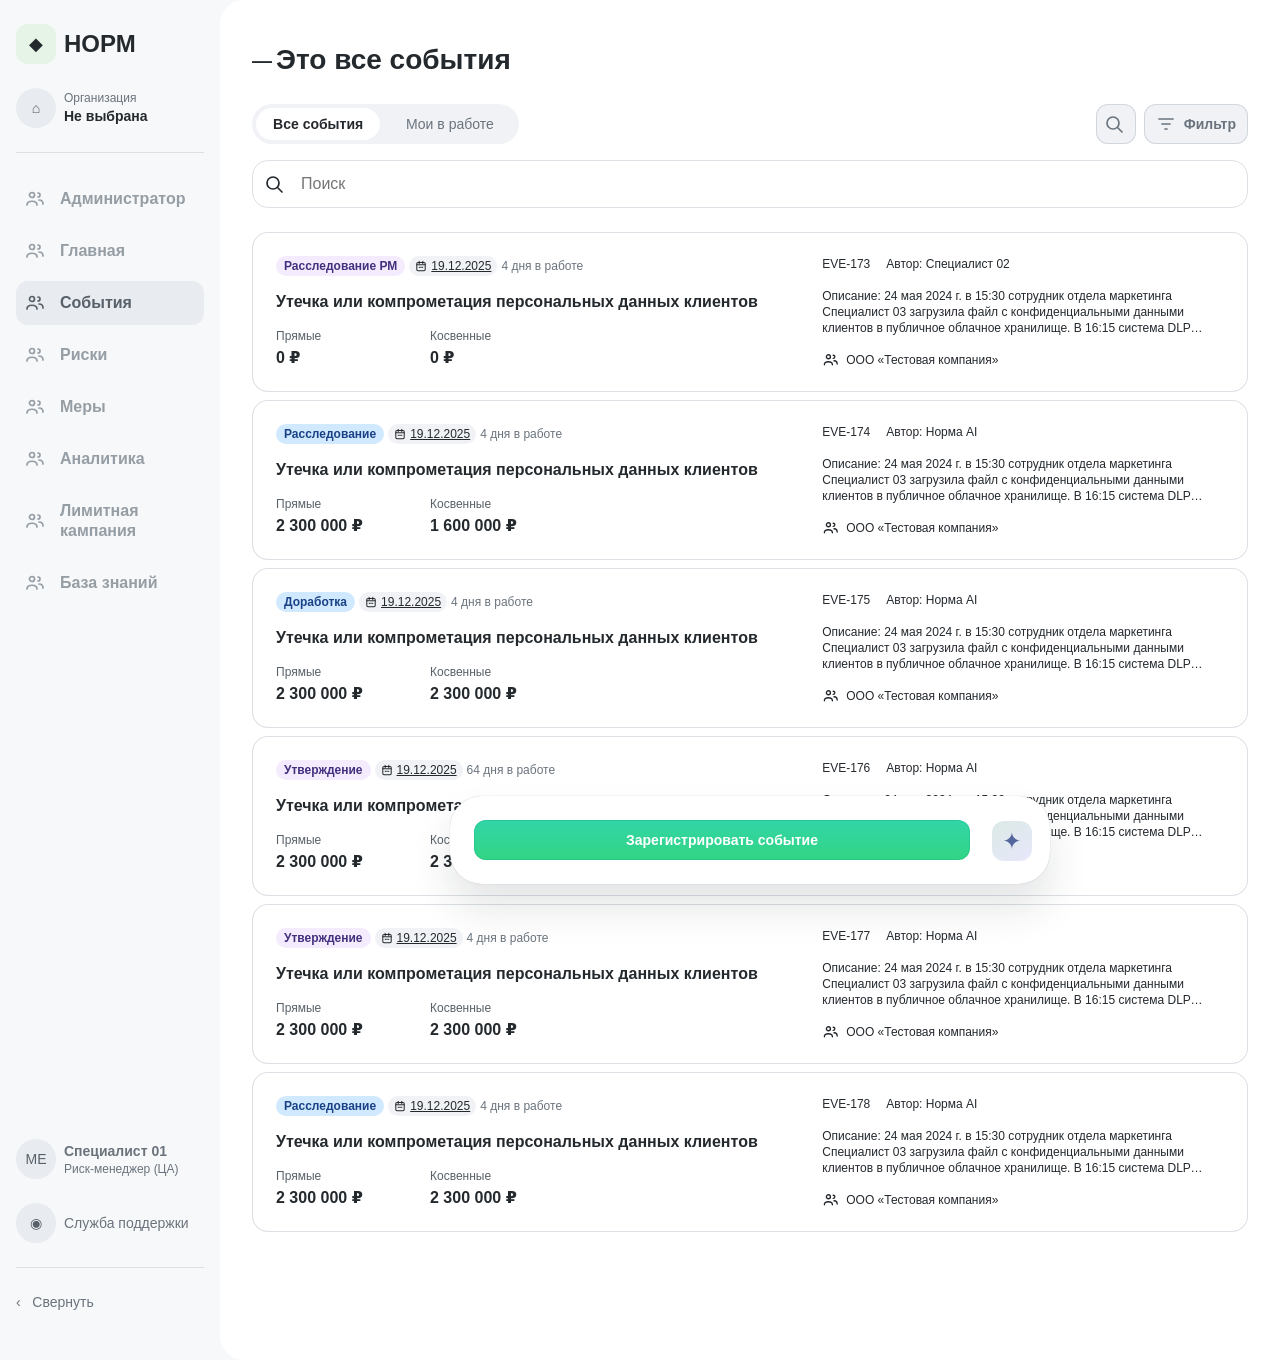
<file: agent/.gigacode/skills/03-build-visual-html-prototype/assets/norm-html-starter/index.html>
<!doctype html><html lang="ru"><head><meta charset="utf-8"><meta name="viewport" content="width=device-width,initial-scale=1"><title>НОРМ — реестр событий</title><link rel="stylesheet" href="styles.css"><link rel="stylesheet" href="norm-components.css">  <!-- Brand image assets excluded in portable distribution. Core starter UI remains functional. -->
</head><body data-scenario="event">
<div class="prototype-tools" aria-label="Сценарии прототипа"><span>Проверка состояний</span><button class="tool" data-demo="default">Default</button><button class="tool" data-demo="loading">Loading</button><button class="tool" data-demo="empty">Empty</button><button class="tool" data-demo="error">Error</button></div>
<div class="app-shell"><aside class="app-nav"><div class="brand">НОРМ</div><div class="org"><span class="nav-symbol">⌂</span><div><small>Организация</small><strong>Не выбрана</strong></div></div><nav aria-label="Основная навигация"><a href="#" data-nav-passive>♧ <span>Администратор</span></a><a href="#" data-nav-passive>♧ <span>Главная</span></a><a href="#" class="active" aria-current="page">♧ <span data-nav-active>События</span></a><a href="#" data-nav-passive>♧ <span>Риски</span></a><a href="#" data-nav-passive>♧ <span>Меры</span></a><a href="#" data-nav-passive>♧ <span>Аналитика</span></a><a href="#" data-nav-passive>♧ <span>Лимитная кампания</span></a><a href="#" data-nav-passive>♧ <span>База знаний</span></a></nav><div class="nav-bottom"><p><span class="nav-symbol">МЕ</span><span><strong>Специалист 01</strong><small>Риск-менеджер (ЦА)</small></span></p><p class="support"><span class="nav-symbol">◉</span>Служба поддержки</p><p>‹ &nbsp; Свернуть</p></div></aside>
<main class="app-surface"><div class="page"><header class="page-header"><h1>Это все события</h1></header>
<section class="registry-controls" aria-label="Управление реестром"><div class="filter-left"><div class="segmented-control" role="group" aria-label="Область списка"><button class="segment-option active" data-scope="all" aria-pressed="true">Все события</button><button class="segment-option" data-scope="mine" aria-pressed="false">Мои в работе</button></div><div class="quick-filters" aria-label="Быстрые фильтры"></div></div><div class="control-actions"><button class="control-button icon-only" data-icon-search aria-controls="registry-search" aria-label="Поиск" aria-expanded="true"></button><button class="control-button" data-icon-filter></button></div></section>
<div class="search-row" id="registry-search"><span></span><input type="search" aria-label="Поиск по названию или ID" placeholder="Поиск"></div>
<section class="overview" aria-label="Обзор всех запусков" hidden><span class="overview-label">Все запуски</span><strong>Всего <span data-overview-total></span></strong><span>Завершено <b data-overview-done></b></span><div class="bar" aria-hidden="true"><span></span></div><button data-overview-filter>С ошибкой <b data-overview-error></b> →</button></section><p class="result-context" role="status"></p>
<section class="registry" data-state="default" aria-label="Список объектов"></section><section class="registry" data-state="loading" hidden aria-label="Загрузка"><div class="skeleton-row"></div><div class="skeleton-row"></div></section><section class="state-panel" data-state="empty" hidden><h2>Записи не найдены</h2><p data-empty-text></p><button class="button button-secondary" data-reset>Сбросить фильтры</button></section><section class="state-panel" data-state="error" hidden><h2>Не удалось загрузить данные</h2><p>Условия поиска сохранены. Повторите загрузку.</p><button class="button button-secondary" data-recover>Попробовать снова</button></section></div>
<div class="action-dock" aria-label="Основные действия"><button class="button button-primary" data-main-action>Зарегистрировать событие</button><button class="assistant" aria-label="Помощь Норма AI"></button></div></main></div>
<script src="norm-components.js"></script><script src="prototype.js"></script></body></html>
</file>
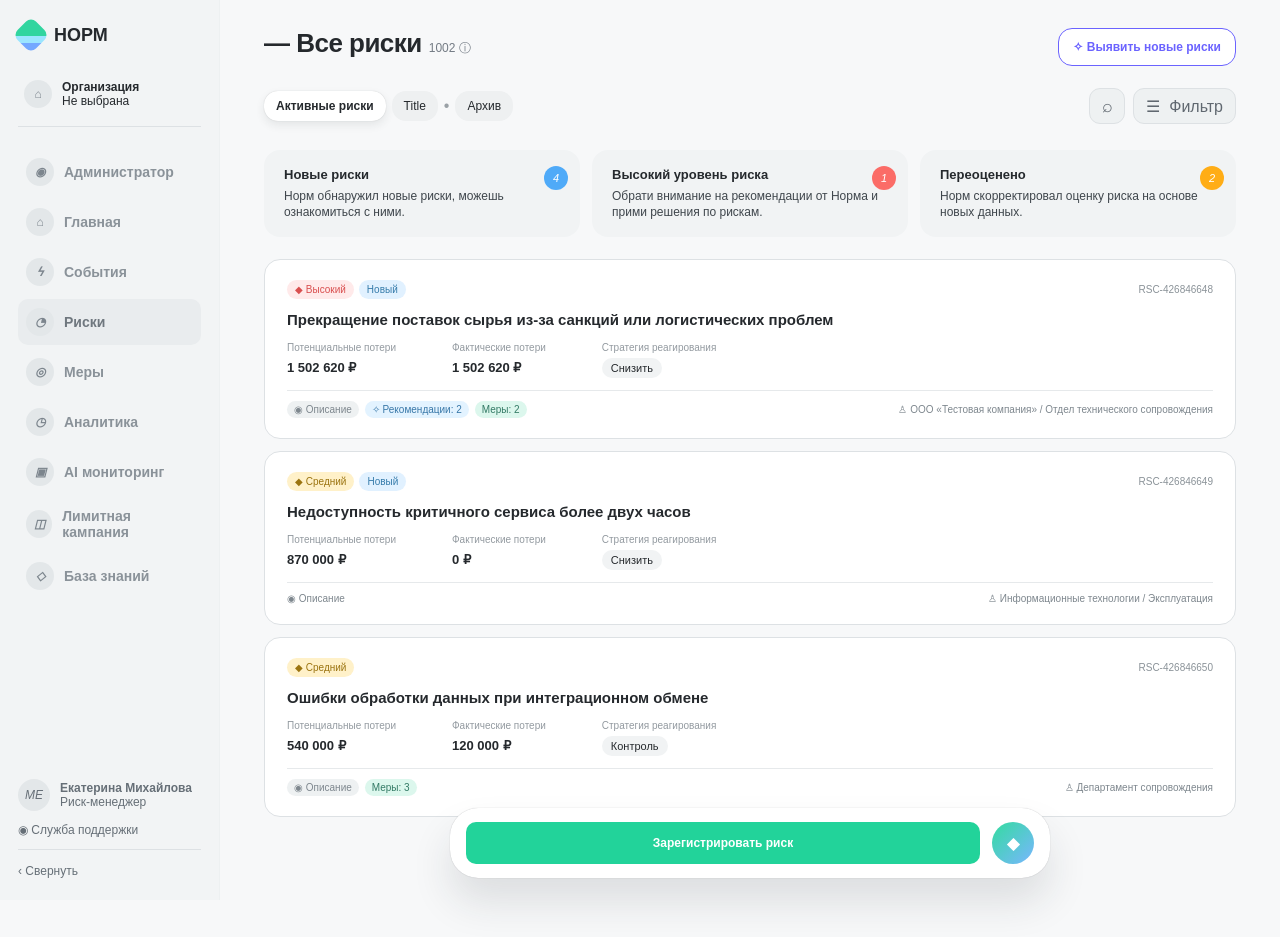
<file: context/product-system/04_ui/references/html/norm-vertical-slice/index.html>
<!doctype html>
<html lang="ru">
<head>
<!-- Historical composition only. Use ../starter and foundation contracts for current tokens, geometry and interactions. -->
<meta charset="utf-8" />
<meta name="viewport" content="width=device-width,initial-scale=1" />
<title>NORM — historical composition reference v1</title>
<style>
:root{
  --canvas:#f7f8f9;--surface:#fff;--secondary:#f3f5f6;--secondary-2:#eef1f3;
  --text:#25292d;--muted:#737b84;--border:#dde1e4;--green:#22d39a;--green-hover:#18c68e;
  --blue:#3b9cff;--blue-soft:#e8f4ff;--red:#ff6868;--red-soft:#fff0f0;--amber:#ffb627;--amber-soft:#fff6dc;
  --shadow:0 4px 10px rgba(36,41,46,.09),0 0 1px rgba(36,41,46,.24);
  --sidebar:220px;--radius-card:16px;--radius-modal:24px;
}
*{box-sizing:border-box} html,body{margin:0;height:100%;font-family:Inter,Segoe UI,Arial,sans-serif;color:var(--text);background:var(--canvas)}
button,input{font:inherit} button{cursor:pointer;color:inherit}.app{min-height:100vh;display:grid;grid-template-columns:var(--sidebar) 1fr}
.sidebar{position:sticky;top:0;height:100vh;background:#f2f4f5;border-right:1px solid #edf0f1;padding:22px 18px;display:flex;flex-direction:column;gap:22px}
.brand{display:flex;align-items:center;gap:10px;font-size:18px;font-weight:750}.mark{width:26px;height:26px;transform:rotate(45deg);border-radius:7px;background:linear-gradient(135deg,#31d59f 0 52%,#9be5ff 52% 72%,#74a8ff 72%)}
.org{display:flex;align-items:center;gap:10px;padding:10px 6px 18px;border-bottom:1px solid var(--border)}.org-icon,.nav-icon{width:28px;height:28px;border-radius:50%;background:#e3e7e9;display:grid;place-items:center;color:#7c858d;font-size:12px}.org div:last-child{font-size:12px}.org b{display:block;font-size:12px}.nav{display:flex;flex-direction:column;gap:4px}.nav a{padding:9px 8px;display:flex;gap:10px;align-items:center;color:#8a9299;text-decoration:none;font-size:14px;font-weight:600;border-radius:10px}.nav a.active{color:#6f777e;background:#e9ecee}.nav a:hover{background:#e9ecee}.sidebar-bottom{margin-top:auto;display:grid;gap:12px;font-size:12px;color:#666f77}.profile{display:flex;gap:10px;align-items:center}.avatar{width:32px;height:32px;border-radius:50%;background:#e3e7e9;display:grid;place-items:center}.collapse{padding-top:14px;border-top:1px solid var(--border)}
.main{padding:28px 44px 120px;min-width:0}.page-head{display:flex;align-items:flex-start;justify-content:space-between;gap:24px}.title-line{display:flex;align-items:baseline;gap:7px}.page-head h1{font-size:26px;margin:0;font-weight:760;letter-spacing:-.02em}.count{font-size:12px;color:var(--muted)}
.ai-btn{height:38px;border-radius:14px;padding:0 14px;border:1px solid #6b63ff;background:#fff;color:#6b63ff;font-size:12px;font-weight:700}.controls{margin-top:22px;display:flex;align-items:center;justify-content:space-between;gap:16px}.chips{display:flex;align-items:center;gap:6px;flex-wrap:wrap}.chip{border:0;background:#eef0f1;border-radius:14px;padding:8px 12px;font-size:12px}.chip.active{background:#fff;box-shadow:var(--shadow);font-weight:700}.tools{display:flex;gap:8px}.tool{height:36px;border:1px solid var(--border);background:#eef1f2;border-radius:11px;padding:0 12px;color:#606870}.tool.square{width:36px;padding:0;font-size:18px}.search-row{display:none;margin-top:14px}.search-row.open{display:block}.search{width:100%;height:44px;border:1px solid var(--border);background:#fff;border-radius:12px;padding:0 15px;outline:none}.search:focus{border-color:#8ab8f0;box-shadow:0 0 0 3px rgba(74,151,236,.12)}
.insights{display:grid;grid-template-columns:repeat(3,1fr);gap:12px;margin-top:26px}.insight{padding:17px 20px;border-radius:16px;background:#f1f3f4;min-height:82px;position:relative}.insight h3{font-size:13px;margin:0 28px 6px 0}.insight p{font-size:12px;line-height:1.35;margin:0;color:#3f464c}.bubble{position:absolute;right:12px;top:16px;width:24px;height:24px;border-radius:50%;display:grid;place-items:center;color:#fff;font-size:11px}.blue{background:#4faaf8}.red{background:#fb6c67}.orange{background:#ffad16}
.list{display:grid;gap:12px;margin-top:22px}.entity-card{width:100%;text-align:left;background:var(--surface);border:1px solid var(--border);border-radius:16px;padding:20px 22px;transition:.18s}.entity-card:hover{box-shadow:var(--shadow);transform:translateY(-1px)}.card-top,.card-bottom{display:flex;align-items:center;justify-content:space-between;gap:12px}.tags{display:flex;gap:5px;align-items:center}.tag{font-size:10px;padding:4px 8px;border-radius:999px;background:#edf0f1;color:#606870}.tag.danger{background:#ffeaea;color:#d94f4f}.tag.warning{background:#fff1c9;color:#9b7410}.tag.info{background:#e1f1ff;color:#367cab}.entity-id{font-size:10px;color:#8a9298}.entity-card h2{font-size:15px;margin:12px 0 14px}.metrics{display:flex;gap:56px}.metric small{display:block;font-size:10px;color:#939aa0;margin-bottom:5px}.metric b{font-size:13px}.strategy{font-size:11px;padding:4px 9px;background:#f1f3f4;border-radius:999px}.divider{height:1px;background:#e6e9eb;margin:14px 0 10px}.card-bottom{font-size:10px;color:#7e878e}.mini-links{display:flex;gap:6px}.mini{background:#eef1f2;border-radius:999px;padding:3px 7px}.mini.ai{background:#e3f3ff;color:#3777a8}.mini.ok{background:#dcf7ed;color:#347b66}
.floating{position:fixed;bottom:22px;left:calc(var(--sidebar) + (100vw - var(--sidebar))/2);transform:translateX(-50%);width:min(600px,calc(100vw - var(--sidebar) - 80px));background:#fff;padding:14px 16px;border-radius:28px;box-shadow:0 24px 40px rgba(36,41,46,.12),0 0 1px rgba(36,41,46,.32);display:flex;gap:12px;z-index:12}.create{flex:1;border:0;border-radius:10px;background:var(--green);color:#fff;font-size:12px;font-weight:750}.chat{width:42px;height:42px;border:0;border-radius:50%;background:linear-gradient(135deg,#33dc9f,#79b6ff);color:#fff;font-weight:800}
.scrim{position:fixed;inset:0;background:rgba(36,40,43,.56);display:none;place-items:center;padding:24px;z-index:30}.scrim.open{display:grid}.modal{width:min(1320px,100%);height:min(920px,calc(100vh - 48px));background:var(--canvas);border-radius:24px;overflow:hidden;display:flex;flex-direction:column;position:relative}.modal-top{background:#fff;padding:28px 40px 18px;flex:0 0 auto}.close{position:absolute;right:32px;top:26px;width:38px;height:38px;border:0;border-radius:50%;background:#eff1f2;font-size:19px}.object-tags{display:flex;gap:6px;margin-bottom:12px}.modal h1{font-size:24px;margin:0 60px 6px 0}.subtitle{font-size:12px;color:#7f878d}.modal-tabs{margin-top:18px;display:flex;align-items:center;justify-content:space-between}.modal-tabs .chips{gap:4px}.edit{border:1px solid var(--border);background:#fff;border-radius:10px;padding:8px 12px;color:#697178}.workspace{overflow:auto;padding:16px 24px 28px;display:grid;grid-template-columns:minmax(0,1fr) 280px;gap:24px;align-items:start}.main-col{display:grid;gap:10px}.section{background:#fff;border-radius:16px;padding:20px}.section h3{font-size:16px;margin:0 0 12px}.ai-note{background:#eaf4ff;border-left:4px solid #705bff;padding:14px 16px;border-radius:12px;font-size:12px}.limit-grid{display:grid;grid-template-columns:1fr 1fr;gap:10px}.limit{border:1px solid #e7e9eb;border-radius:12px;padding:14px;background:#fbfbfb}.limit.danger{background:#fff7f7}.limit-top{display:flex;justify-content:space-between;font-size:12px}.bar{height:3px;background:#e7e9ea;border-radius:3px;margin:12px 0 8px;overflow:hidden}.bar i{display:block;height:100%;background:#2ad49a}.limit.danger .bar i{background:#ff6767;width:94%}.risk-list{display:grid;gap:8px}.risk-item{display:flex;gap:10px;align-items:flex-start;padding:9px 0;font-size:12px}.dot{width:24px;height:24px;border-radius:8px;background:#fff0cc;display:grid;place-items:center;flex:none}.rec{background:#edf7ff;border-radius:10px;padding:10px 12px;font-size:11px;display:flex;justify-content:space-between;gap:12px}.measure-row{display:grid;grid-template-columns:34px 1fr auto;align-items:center;gap:8px;padding:9px 0;border-bottom:1px solid #f0f1f2}.shield{width:28px;height:28px;border-radius:9px;background:#e9f5ff;display:grid;place-items:center;color:#3b9cff}.measure-row b{font-size:12px;display:block}.measure-row small{font-size:10px;color:#8a9298}.rail{position:sticky;top:0;display:grid;gap:8px}.rail-block{background:#fff;border-radius:16px;padding:18px}.rail-block h3{font-size:14px;margin:0 0 14px}.meta{display:grid;grid-template-columns:84px 1fr;gap:10px;font-size:11px}.meta .label{color:#858d93}.rail-link{width:100%;border:0;background:#fff;border-radius:12px;padding:16px 18px;text-align:left;display:flex;justify-content:space-between;font-weight:650;color:#707981}.actions{background:#fff;border-radius:16px;padding:16px;display:grid;grid-template-columns:1fr 44px;gap:8px}.primary{grid-column:1/-1;border:0;background:var(--green);color:#fff;border-radius:10px;height:42px;font-weight:750}.secondary,.more{height:40px;border:1px solid var(--border);background:#fff;border-radius:10px;font-weight:650;color:#6d757c}.more{font-size:18px}.drawer-layer{position:absolute;inset:0;display:none;background:rgba(36,40,43,.25);z-index:5}.drawer-layer.open{display:block}.drawer{position:absolute;right:0;top:0;height:100%;width:min(608px,100%);background:#fff;border-radius:20px 0 0 20px;box-shadow:-12px 0 30px rgba(36,41,46,.12);display:flex;flex-direction:column}.drawer-head{padding:26px 30px;display:flex;align-items:center;justify-content:space-between;border-bottom:1px solid #f0f1f2}.drawer-head h2{margin:0;font-size:20px}.drawer-close{border:0;background:#eff1f2;width:38px;height:38px;border-radius:50%}.drawer-body{padding:24px 30px;overflow:auto;flex:1}.drawer-section{padding-bottom:26px;margin-bottom:24px;border-bottom:1px solid #eceff0}.drawer-section-head{display:flex;justify-content:space-between;align-items:center;margin-bottom:14px}.drawer-section h3{margin:0;font-size:14px}.reset{border:0;background:none;color:#667078;font-size:11px}.field-label{display:block;font-size:11px;color:#727b82;margin:12px 0 6px}.fake-field{height:42px;border:1px solid var(--border);border-radius:10px;padding:0 12px;display:flex;align-items:center;justify-content:space-between;font-size:12px}.drawer-footer{padding:16px 30px 24px;border-top:1px solid var(--border);display:grid;grid-template-columns:1fr 1fr;gap:12px}.drawer-footer button{height:44px;border-radius:10px}.drawer-footer .reset-all{border:0;background:#eef1f2}.drawer-footer .apply{border:0;background:var(--green);color:#fff;font-weight:700}
@media(max-width:1100px){.app{grid-template-columns:72px 1fr}.sidebar{padding:20px 10px}.brand span,.org div:last-child,.nav span,.sidebar-bottom span{display:none}.brand{justify-content:center}.main{padding:24px 24px 110px}.insights{grid-template-columns:1fr}.floating{left:calc(72px + (100vw - 72px)/2);width:min(560px,calc(100vw - 112px))}.workspace{grid-template-columns:1fr}.rail{position:static}}
</style>
</head>
<body>
<div class="app" id="registry">
  <aside class="sidebar">
    <div class="brand"><i class="mark"></i><span>НОРМ</span></div>
    <div class="org"><i class="org-icon">⌂</i><div><b>Организация</b>Не выбрана</div></div>
    <nav class="nav">
      <a href="#"><i class="nav-icon">◉</i><span>Администратор</span></a>
      <a href="#"><i class="nav-icon">⌂</i><span>Главная</span></a>
      <a href="#"><i class="nav-icon">ϟ</i><span>События</span></a>
      <a class="active" href="#"><i class="nav-icon">◔</i><span>Риски</span></a>
      <a href="#"><i class="nav-icon">◎</i><span>Меры</span></a>
      <a href="#"><i class="nav-icon">◷</i><span>Аналитика</span></a>
      <a href="#"><i class="nav-icon">▣</i><span>AI мониторинг</span></a>
      <a href="#"><i class="nav-icon">◫</i><span>Лимитная кампания</span></a>
      <a href="#"><i class="nav-icon">◇</i><span>База знаний</span></a>
    </nav>
    <div class="sidebar-bottom">
      <div class="profile"><i class="avatar">ME</i><span><b>Екатерина Михайлова</b><br>Риск-менеджер</span></div>
      <div>◉ <span>Служба поддержки</span></div>
      <div class="collapse">‹ <span>Свернуть</span></div>
    </div>
  </aside>
  <main class="main">
    <div class="page-head">
      <div class="title-line"><h1>— Все риски</h1><span class="count">1002 ⓘ</span></div>
      <button class="ai-btn">✧ Выявить новые риски</button>
    </div>
    <div class="controls" id="registry-controls">
      <div class="chips"><button class="chip active">Активные риски</button><button class="chip">Title</button><span style="color:#9aa1a6">•</span><button class="chip">Архив</button></div>
      <div class="tools"><button class="tool square" id="searchToggle">⌕</button><button class="tool" id="filterOpen">☰&nbsp; Фильтр</button></div>
    </div>
    <div class="search-row" id="searchRow"><input class="search" placeholder="Поиск по рискам" /></div>
    <div class="insights">
      <div class="insight"><h3>Новые риски</h3><p>Норм обнаружил новые риски, можешь ознакомиться с ними.</p><i class="bubble blue">4</i></div>
      <div class="insight"><h3>Высокий уровень риска</h3><p>Обрати внимание на рекомендации от Норма и прими решения по рискам.</p><i class="bubble red">1</i></div>
      <div class="insight"><h3>Переоценено</h3><p>Норм скорректировал оценку риска на основе новых данных.</p><i class="bubble orange">2</i></div>
    </div>
    <div class="list">
      <button class="entity-card" id="entity-card">
        <div class="card-top"><div class="tags"><span class="tag danger">◆ Высокий</span><span class="tag info">Новый</span></div><span class="entity-id">RSC-426846648</span></div>
        <h2>Прекращение поставок сырья из-за санкций или логистических проблем</h2>
        <div class="metrics"><div class="metric"><small>Потенциальные потери</small><b>1 502 620 ₽</b></div><div class="metric"><small>Фактические потери</small><b>1 502 620 ₽</b></div><div class="metric"><small>Стратегия реагирования</small><span class="strategy">Снизить</span></div></div>
        <div class="divider"></div><div class="card-bottom"><div class="mini-links"><span class="mini">◉ Описание</span><span class="mini ai">✧ Рекомендации: 2</span><span class="mini ok">Меры: 2</span></div><span>♙ ООО «Тестовая компания» / Отдел технического сопровождения</span></div>
      </button>
      <button class="entity-card"><div class="card-top"><div class="tags"><span class="tag warning">◆ Средний</span><span class="tag info">Новый</span></div><span class="entity-id">RSC-426846649</span></div><h2>Недоступность критичного сервиса более двух часов</h2><div class="metrics"><div class="metric"><small>Потенциальные потери</small><b>870 000 ₽</b></div><div class="metric"><small>Фактические потери</small><b>0 ₽</b></div><div class="metric"><small>Стратегия реагирования</small><span class="strategy">Снизить</span></div></div><div class="divider"></div><div class="card-bottom"><span>◉ Описание</span><span>♙ Информационные технологии / Эксплуатация</span></div></button>
      <button class="entity-card"><div class="card-top"><div class="tags"><span class="tag warning">◆ Средний</span></div><span class="entity-id">RSC-426846650</span></div><h2>Ошибки обработки данных при интеграционном обмене</h2><div class="metrics"><div class="metric"><small>Потенциальные потери</small><b>540 000 ₽</b></div><div class="metric"><small>Фактические потери</small><b>120 000 ₽</b></div><div class="metric"><small>Стратегия реагирования</small><span class="strategy">Контроль</span></div></div><div class="divider"></div><div class="card-bottom"><div class="mini-links"><span class="mini">◉ Описание</span><span class="mini ok">Меры: 3</span></div><span>♙ Департамент сопровождения</span></div></button>
    </div>
  </main>
  <div class="floating"><button class="create">Зарегистрировать риск</button><button class="chat">◆</button></div>
</div>

<div class="scrim" id="modalScrim">
  <section class="modal" id="object-modal" aria-modal="true" role="dialog">
    <button class="close" id="modalClose">×</button>
    <header class="modal-top"><div class="object-tags"><span class="tag">РИСК</span><span class="tag danger">◆ Высокий</span><span class="tag">Sample</span></div><h1>Утечка персональных данных клиентов</h1><div class="subtitle">Риск информационной безопасности</div><div class="modal-tabs"><div class="chips"><button class="chip active">Оценка риска</button><button class="chip">Меры</button></div><button class="edit">✎ Редактировать</button></div></header>
    <div class="workspace">
      <div class="main-col">
        <div class="section"><div class="ai-note">✦ <b>Уровень риска изменился на «Высокий»</b><br><span style="color:#72808b">Выявлен новый сценарий риска по данным принятых рисков. Необходимо проработать мероприятия по снижению риска.</span></div></div>
        <div class="section"><h3>Утилизация лимита</h3><div class="limit-grid"><div class="limit"><div class="limit-top"><b>Прямые потери</b><span>11%</span></div><div style="margin-top:12px"><b>1 340 500 ₽</b></div><div class="bar"><i style="width:11%"></i></div><small>Прогноз → 10 млн ₽</small></div><div class="limit danger"><div class="limit-top"><b>Косвенные потери</b><span>99%</span></div><div style="margin-top:12px"><b>6 500 000 ₽</b></div><div class="bar"><i></i></div><small style="color:#e15252">Прогноз → 10 млн ₽</small></div></div></div>
        <div class="section"><h3>Описание риска</h3><div style="font-size:12px;line-height:1.55">В результате нарушения процессов обработки данных может возникнуть событие, способное привести к финансовым и репутационным потерям. Описание здесь служит демонстрационными данными; нормативна композиция, а не текст.</div></div>
        <div class="section"><h3>Риск-факторы</h3><div class="risk-list"><div class="risk-item"><i class="dot">i</i><span>Нарушение регламентов защиты данных в условиях ужесточения требований</span></div><div class="risk-item"><i class="dot">i</i><span>Зависимость от стабильности работы IT-инфраструктуры</span></div></div></div>
        <div class="section"><h3>Возможные последствия</h3><div class="risk-list"><div class="risk-item"><i class="dot" style="background:#ffe6e6">◇</i><span>Штрафы и прямые финансовые потери</span></div><div class="risk-item"><i class="dot" style="background:#ffe6e6">◇</i><span>Репутационные потери и отток клиентов</span></div><div class="risk-item"><i class="dot" style="background:#ffe6e6">◇</i><span>Временная приостановка отдельных процессов</span></div></div></div>
        <div class="section"><h3>Рекомендации</h3><div class="risk-list"><div class="rec"><span>✦ Внедрить автоматизированный контроль критичных операций</span><span class="tag">Снизить риск</span></div><div class="rec"><span>✦ Провести обучение ответственных сотрудников</span><span class="tag">Снизить риск</span></div></div></div>
        <div class="section"><h3>Меры</h3><div class="measure-row"><i class="shield">◇</i><div><b>Проведение тестирования на проникновение</b><small>MSR-171185 · Плановая дата: 05.03.2024</small></div><span class="tag info">Новая</span></div><div class="measure-row"><i class="shield">◇</i><div><b>Обновление политики парольной защиты</b><small>MSR-171186 · Фактическая дата: 15.01.2024</small></div><span class="tag" style="background:#ddf7ec;color:#397b66">Реализована</span></div></div>
      </div>
      <aside class="rail" id="action-meta-zone">
        <div class="rail-block"><h3>Информация</h3><div class="meta"><span class="label">Риск</span><span>RSK-41242001</span><span class="label">Создан</span><span>01 февраля 2024</span><span class="label">Обновлён</span><span>01 февраля 2024</span><span class="label">Автор</span><span>◈ NORM AI</span><span class="label">Источник</span><span>◉ AC Сенат</span></div><h3 style="margin-top:22px">Объект оценки</h3><span class="tag">● Проект</span><div style="font-size:11px;margin-top:7px">Петрушкины истории и многое другое</div></div>
        <button class="rail-link" id="historyOpen">История изменений <span>◴</span></button>
        <button class="rail-link" id="measureOpen">Добавить меру <span>＋</span></button>
        <div class="actions"><button class="primary">Согласовать</button><button class="secondary">Отклонить</button><button class="more">•••</button></div>
      </aside>
    </div>
    <div class="drawer-layer" id="modalDrawerLayer"><aside class="drawer" id="drawer"><div class="drawer-head"><h2>История изменений</h2><button class="drawer-close" id="modalDrawerClose">×</button></div><div class="drawer-body"><div class="drawer-section"><div class="drawer-section-head"><h3>Сегодня, 10:24</h3></div><p style="font-size:12px;line-height:1.5">NORM AI скорректировал уровень риска после анализа новых данных.</p></div><div class="drawer-section"><div class="drawer-section-head"><h3>01 февраля 2024</h3></div><p style="font-size:12px;line-height:1.5">Риск зарегистрирован. Добавлен объект оценки и первоначальная оценка.</p></div></div></aside></div>
  </section>
</div>

<div class="scrim" id="filterScrim"><section class="modal" style="background:transparent;box-shadow:none;pointer-events:none"><div class="drawer-layer open" style="pointer-events:auto;background:transparent"><aside class="drawer" id="filter-drawer"><div class="drawer-head"><h2>Фильтр</h2><button class="drawer-close" id="filterClose">×</button></div><div class="drawer-body"><div class="drawer-section"><div class="drawer-section-head"><h3>Оценка риска</h3><button class="reset">Сбросить</button></div><span class="field-label">Уровень риска</span><div class="fake-field">Все уровни <span>⌄</span></div><span class="field-label">Стратегия</span><div class="fake-field">Все стратегии <span>⌄</span></div></div><div class="drawer-section"><div class="drawer-section-head"><h3>Организация</h3><button class="reset">Сбросить</button></div><span class="field-label">Подразделение</span><div class="fake-field">Выбрать подразделение <span>⌄</span></div><span class="field-label">Владелец</span><div class="fake-field">Все владельцы <span>⌄</span></div></div></div><div class="drawer-footer"><button class="reset-all">Сбросить</button><button class="apply" id="filterApply">Применить</button></div></aside></div></section></div>
<script>
const $=s=>document.querySelector(s);
$('#searchToggle').onclick=()=>$('#searchRow').classList.toggle('open');
$('#filterOpen').onclick=()=>$('#filterScrim').classList.add('open');
$('#filterClose').onclick=$('#filterApply').onclick=()=>$('#filterScrim').classList.remove('open');
$('#entity-card').onclick=()=>$('#modalScrim').classList.add('open');
$('#modalClose').onclick=()=>$('#modalScrim').classList.remove('open');
$('#historyOpen').onclick=()=>$('#modalDrawerLayer').classList.add('open');
$('#measureOpen').onclick=()=>$('#modalDrawerLayer').classList.add('open');
$('#modalDrawerClose').onclick=()=>$('#modalDrawerLayer').classList.remove('open');
$('#modalScrim').addEventListener('click',e=>{if(e.target.id==='modalScrim')$('#modalScrim').classList.remove('open')});
$('#filterScrim').addEventListener('click',e=>{if(e.target.id==='filterScrim')$('#filterScrim').classList.remove('open')});
</script>
</body></html>
</file>
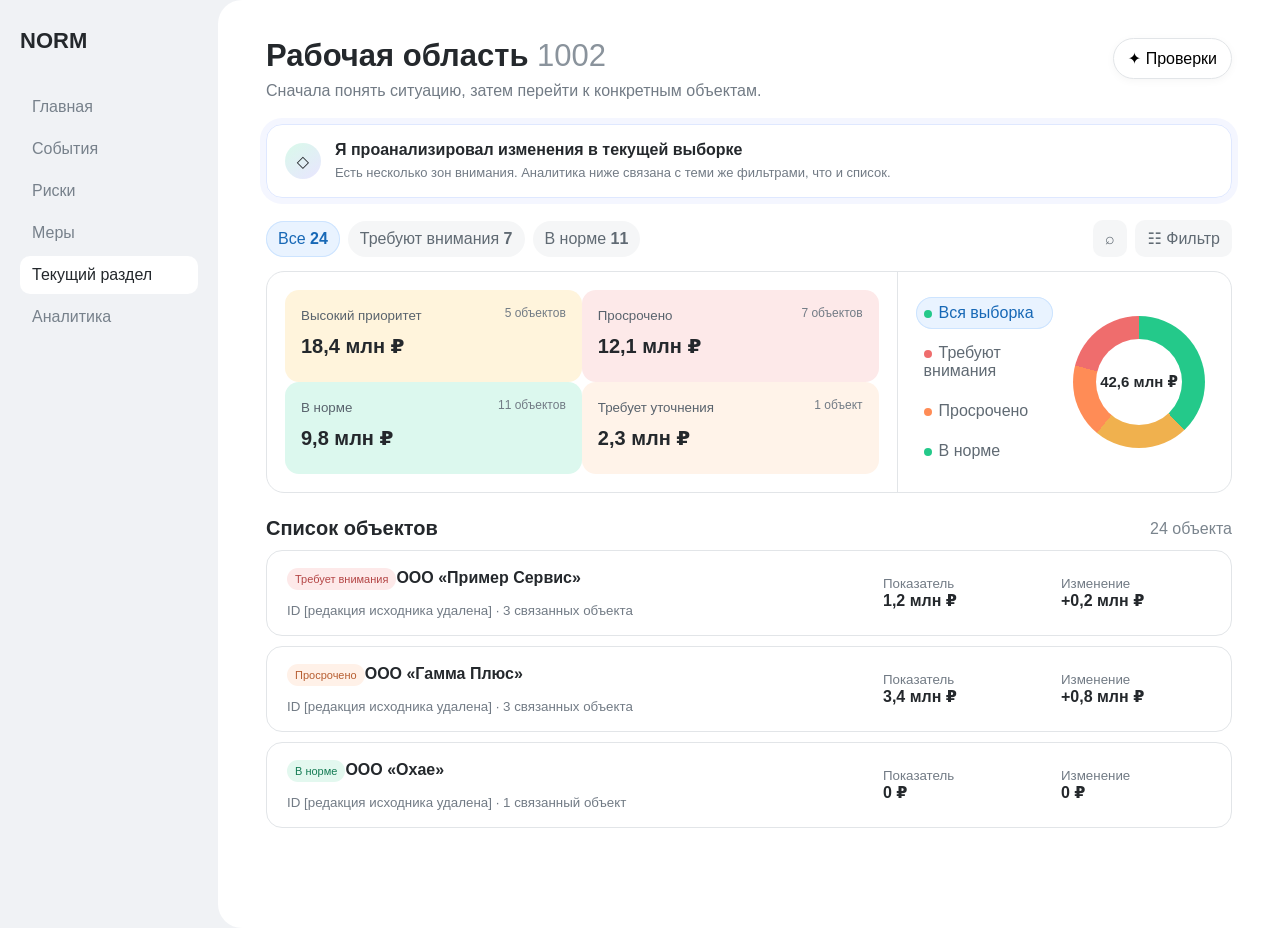
<file: context/product-system/04_ui/references/html/situational-overview/index.html>
<!doctype html>
<html lang="ru">
<head>
<!-- Historical composition only. Use ../starter and foundation contracts for current tokens, geometry and interactions. -->
<meta charset="utf-8">
<meta name="viewport" content="width=device-width,initial-scale=1">
<title>NORM — Situational overview reference</title>
<style>
:root{--bg:#f0f2f5;--surface:#fff;--soft:#f5f6f7;--text:#24282c;--muted:#727b85;--border:#e2e5e8;--green:#24c98a;--green-soft:#dcf8ee;--red:#ef6d6d;--red-soft:#fde9e9;--amber:#f0b14e;--amber-soft:#fff4dc;--blue:#3f91ef;--blue-soft:#e9f3ff;--shadow:0 12px 28px rgba(32,38,44,.08);font-family:Arial,system-ui,sans-serif;color:var(--text)}*{box-sizing:border-box}body{margin:0;background:var(--bg)}button{font:inherit}.shell{display:grid;grid-template-columns:218px 1fr;min-height:100vh}.nav{padding:28px 20px;background:var(--bg)}.brand{font-weight:800;font-size:22px;margin-bottom:34px}.nav a{display:block;padding:10px 12px;margin:4px 0;border-radius:10px;color:#77818b;text-decoration:none}.nav a.active{background:#fff;color:var(--text)}main{background:#fff;border-radius:24px 0 0 24px;padding:38px 48px 100px}.page{max-width:1180px;margin:auto}.header{display:flex;justify-content:space-between;gap:24px;align-items:start}.header h1{margin:0;font-size:31px}.header p{margin:8px 0 0;color:var(--muted)}.assistant-pill{padding:10px 14px;border-radius:999px;background:#fff;border:1px solid var(--border);box-shadow:0 2px 8px rgba(0,0,0,.04)}.ai-note{margin:24px 0 22px;display:flex;gap:14px;align-items:center;padding:16px 18px;border:1px solid #dfe8ff;border-radius:16px;box-shadow:0 0 0 6px #f4f6ff}.ai-icon{width:36px;height:36px;border-radius:50%;display:grid;place-items:center;background:linear-gradient(145deg,#d9faea,#e9e5ff);font-weight:800}.ai-note strong{display:block;margin-bottom:4px}.ai-note span{color:var(--muted);font-size:13px}.controls{display:flex;align-items:center;justify-content:space-between;gap:16px;margin:10px 0 14px}.chips,.tools,.legend{display:flex;gap:8px;flex-wrap:wrap}.chip,.tool,.legend button{border:0;border-radius:999px;background:var(--soft);padding:9px 12px;cursor:pointer;color:#606a73}.chip.active,.legend button.active{background:var(--blue-soft);color:#1768b6;box-shadow:inset 0 0 0 1px #cde4ff}.tool{border-radius:10px}.overview{display:grid;grid-template-columns:minmax(0,1.6fr) minmax(300px,.85fr);border:1px solid var(--border);border-radius:18px;overflow:hidden;margin-bottom:24px}.summary-grid{display:grid;grid-template-columns:1fr 1fr;padding:18px}.metric{padding:16px;border-radius:14px;min-height:92px}.metric:nth-child(1){background:var(--amber-soft)}.metric:nth-child(2){background:var(--red-soft)}.metric:nth-child(3){background:var(--green-soft)}.metric:nth-child(4){background:#fff3e9}.metric small{color:#59636d}.metric strong{display:block;font-size:20px;margin-top:10px}.metric em{float:right;font-style:normal;color:var(--muted);font-size:12px}.chart{border-left:1px solid var(--border);padding:18px;display:grid;grid-template-columns:1fr 148px;align-items:center;gap:12px}.legend{display:grid}.legend button{text-align:left;background:transparent;padding:7px 8px}.dot{display:inline-block;width:8px;height:8px;border-radius:50%;margin-right:7px}.d1{background:var(--green)}.d2{background:var(--amber)}.d3{background:#ff8c56}.d4{background:var(--red)}.donut{width:132px;height:132px;border-radius:50%;margin:auto;display:grid;place-items:center;background:conic-gradient(var(--green) 0 38%,var(--amber) 38% 61%,#ff8c56 61% 79%,var(--red) 79% 100%);position:relative}.donut:after{content:"";position:absolute;width:86px;height:86px;border-radius:50%;background:#fff}.donut strong{z-index:1;font-size:15px}.list-title{display:flex;justify-content:space-between;align-items:center;margin:0 0 10px}.list-title h2{font-size:20px;margin:0}.cards{display:grid;gap:10px}.card{display:grid;grid-template-columns:1fr 160px 150px;gap:18px;align-items:center;border:1px solid var(--border);border-radius:16px;padding:17px 20px}.card strong{font-size:16px}.card small{display:block;color:var(--muted);margin-top:5px}.value small{margin:0}.tag{display:inline-block;padding:5px 8px;border-radius:999px;background:var(--red-soft);color:#b44646;font-size:11px;margin-bottom:8px}.hidden{display:none}@media(max-width:900px){.shell{grid-template-columns:1fr}.nav{display:none}main{border-radius:0;padding:28px 20px}.overview{grid-template-columns:1fr}.chart{border-left:0;border-top:1px solid var(--border)}.card{grid-template-columns:1fr}.controls{align-items:flex-start;flex-direction:column}}
</style>
</head>
<body>
<div class="shell">
<aside class="nav"><div class="brand">NORM</div><a href="#">Главная</a><a href="#">События</a><a href="#">Риски</a><a href="#">Меры</a><a class="active" href="#">Текущий раздел</a><a href="#">Аналитика</a></aside>
<main><div class="page">
<header class="header"><div><h1>Рабочая область <span style="color:#8a939c;font-weight:500">1002</span></h1><p>Сначала понять ситуацию, затем перейти к конкретным объектам.</p></div><button class="assistant-pill">✦ Проверки</button></header>
<div class="ai-note"><div class="ai-icon">◇</div><div><strong>Я проанализировал изменения в текущей выборке</strong><span>Есть несколько зон внимания. Аналитика ниже связана с теми же фильтрами, что и список.</span></div></div>
<section class="controls" aria-label="Фильтры"><div class="chips"><button class="chip active" data-scope="all">Все <b>24</b></button><button class="chip" data-scope="risk">Требуют внимания <b>7</b></button><button class="chip" data-scope="ok">В норме <b>11</b></button></div><div class="tools"><button class="tool">⌕</button><button class="tool">☷ Фильтр</button></div></section>
<section class="overview" aria-label="Ситуационный обзор">
<div class="summary-grid"><div class="metric"><small>Высокий приоритет</small><em>5 объектов</em><strong>18,4 млн ₽</strong></div><div class="metric"><small>Просрочено</small><em>7 объектов</em><strong>12,1 млн ₽</strong></div><div class="metric"><small>В норме</small><em>11 объектов</em><strong>9,8 млн ₽</strong></div><div class="metric"><small>Требует уточнения</small><em>1 объект</em><strong>2,3 млн ₽</strong></div></div>
<div class="chart"><div class="legend"><button class="active" data-segment="all"><i class="dot d1"></i>Вся выборка</button><button data-segment="attention"><i class="dot d4"></i>Требуют внимания</button><button data-segment="delay"><i class="dot d3"></i>Просрочено</button><button data-segment="ok"><i class="dot d1"></i>В норме</button></div><div class="donut"><strong id="chart-total">42,6 млн ₽</strong></div></div>
</section>
<div class="list-title"><h2>Список объектов</h2><span id="list-count" style="color:#7a848d">24 объекта</span></div>
<section class="cards" id="cards"><article class="card" data-kind="attention"><div><span class="tag">Требует внимания</span><strong>ООО «Пример Сервис»</strong><small>ID [редакция исходника удалена] · 3 связанных объекта</small></div><div class="value"><small>Показатель</small><strong>1,2 млн ₽</strong></div><div class="value"><small>Изменение</small><strong>+0,2 млн ₽</strong></div></article><article class="card" data-kind="delay"><div><span class="tag" style="background:#fff1e8;color:#b75e31">Просрочено</span><strong>ООО «Гамма Плюс»</strong><small>ID [редакция исходника удалена] · 3 связанных объекта</small></div><div class="value"><small>Показатель</small><strong>3,4 млн ₽</strong></div><div class="value"><small>Изменение</small><strong>+0,8 млн ₽</strong></div></article><article class="card" data-kind="ok"><div><span class="tag" style="background:#e3f8ef;color:#167c55">В норме</span><strong>ООО «Охае»</strong><small>ID [редакция исходника удалена] · 1 связанный объект</small></div><div class="value"><small>Показатель</small><strong>0 ₽</strong></div><div class="value"><small>Изменение</small><strong>0 ₽</strong></div></article></section>
</div></main></div>
<script>
const segmentButtons=[...document.querySelectorAll('[data-segment]')];
const cards=[...document.querySelectorAll('[data-kind]')];
const count=document.getElementById('list-count');
segmentButtons.forEach(btn=>btn.addEventListener('click',()=>{segmentButtons.forEach(x=>x.classList.remove('active'));btn.classList.add('active');const s=btn.dataset.segment;let visible=0;cards.forEach(c=>{const show=s==='all'||c.dataset.kind===s||(s==='attention'&&c.dataset.kind==='attention');c.classList.toggle('hidden',!show);if(show)visible++});count.textContent=s==='all'?'24 объекта':`${visible} показано`; }));
document.querySelectorAll('[data-scope]').forEach(btn=>btn.addEventListener('click',()=>{document.querySelectorAll('[data-scope]').forEach(x=>x.classList.remove('active'));btn.classList.add('active');}));
</script>
</body></html>
</file>
<file: agent/.gigacode/skills/03-build-visual-html-prototype/assets/norm-html-starter/styles.css>
/* Structural defaults and optional form primitives. Product tokens live in norm-components.css. */
* { box-sizing:border-box; }
body { margin:0; background:var(--menu); }
button { font:inherit; }
[hidden] { display:none !important; }
.prototype-tools { min-height:40px; padding:7px 16px; background:#111; color:#fff; display:flex; align-items:center; gap:8px; font-size:12px; }
.prototype-tools span { margin-right:8px; color:#c7cbd0; }
.tool { padding:5px 10px; color:#bbb; background:transparent; border:1px solid #444; border-radius:8px; cursor:pointer; }
.tool.active { color:#fff; background:#3a3a3a; border-color:#666; }
.app-shell { display:grid; grid-template-columns:220px minmax(680px,1fr); min-height:calc(100vh - 40px); }
.app-nav { padding:32px 24px; color:var(--text); background:var(--menu); }
.brand { font-size:22px; font-weight:700; margin-bottom:32px; }
.app-nav nav { display:grid; gap:8px; }
.app-nav a { padding:10px 12px; border-radius:10px; color:#6a737d; text-decoration:none; }
.app-nav a.active,.app-nav a:hover { background:rgba(5,38,88,.06); color:var(--text); }
.app-surface { position:relative; min-width:0; background:var(--surface); border-radius:var(--r-surface) 0 0 var(--r-surface); padding:40px 48px 128px; }
.page { max-width:1240px; margin:0 auto; }
.page-header { display:flex; justify-content:space-between; align-items:flex-start; gap:24px; margin-bottom:24px; }
.eyebrow { margin:0 0 6px; color:var(--muted); font-size:12px; font-weight:700; letter-spacing:.04em; text-transform:uppercase; }
.page-header h1 { margin:0 0 8px; font-size:32px; line-height:1.15; }
.page-description { max-width:720px; margin:0; color:var(--muted); line-height:1.5; }
.count { color:var(--muted); font-weight:500; }
.button { border:0; border-radius:12px; padding:11px 16px; cursor:pointer; white-space:nowrap; }
.button-primary { background:var(--brand); color:#fff; box-shadow:0 1px 2px rgba(16,95,62,.18); }
.button-primary:hover { background:var(--brand-hover); }
.button-secondary { background:var(--soft); color:var(--text); }
.button-secondary:hover { background:#eceff0; }
.quick-filters { display:flex; gap:6px; flex-wrap:wrap; margin:0; }
.segmented-control { display:inline-flex; align-items:center; gap:2px; padding:3px; border-radius:14px; background:var(--menu); }
.segment-option { min-height:34px; border:0; border-radius:11px; padding:7px 12px; background:transparent; color:var(--muted); cursor:pointer; white-space:nowrap; }
.segment-option.active { background:#fff; color:var(--text); box-shadow:0 1px 3px rgba(36,41,46,.10); font-weight:650; }
.filter-chip { min-height:36px; border:0; border-radius:999px; padding:8px 12px; background:var(--soft); color:var(--text); cursor:pointer; white-space:nowrap; }
.filter-chip:hover { background:#eceff0; }
.filter-chip.active { color:#147a50; background:var(--brand-soft); font-weight:650; }
.registry { display:grid; gap:10px; }
.row-card { width:100%; min-height:92px; display:grid; grid-template-columns:minmax(300px,1fr) max-content minmax(150px,220px) 130px 24px; align-items:center; gap:20px; padding:18px 22px; text-align:left; color:inherit; background:#fff; border:0; box-shadow:inset 0 0 0 1px var(--border); border-radius:var(--r-card); cursor:pointer; }
.row-card:hover { background:#fff; box-shadow:0 0 1px rgba(36,41,46,.32),0 4px 8px rgba(36,41,46,.12); }
.status { display:inline-flex; align-items:center; gap:7px; width:max-content; padding:6px 9px; border-radius:999px; font-size:12px; font-weight:700; }
.status i { width:7px; height:7px; border-radius:50%; background:currentColor; }
.status-danger { color:var(--danger); background:var(--danger-soft); }
.status-success { color:var(--brand); background:var(--brand-soft); }
.row-main,.row-fact { display:grid; gap:4px; min-width:0; }
.row-main strong { overflow:hidden; text-overflow:ellipsis; white-space:nowrap; font-size:16px; }
.row-main small,.row-fact small,.row-meta { color:var(--muted); }
.row-fact strong { font-size:14px; }
.row-meta { white-space:nowrap; font-size:13px; text-align:right; }
.row-arrow { font-size:20px; color:var(--muted); }
.skeleton-row { height:92px; border-radius:var(--r-card); background:linear-gradient(90deg,#f1f2f3 25%,#e6e8ea 50%,#f1f2f3 75%); background-size:200% 100%; animation:shimmer 1.4s infinite; }
@keyframes shimmer { to { background-position:-200% 0; } }
.state-panel { min-height:440px; display:flex; flex-direction:column; align-items:center; justify-content:center; text-align:center; padding:48px 24px; }
.state-panel h2 { margin:12px 0 8px; }
.state-panel p { max-width:480px; margin:0 0 24px; color:var(--muted); line-height:1.5; }
.state-icon { width:52px; height:52px; display:grid; place-items:center; border-radius:50%; background:var(--soft); font-size:28px; }
.state-icon-danger { color:var(--danger); background:var(--danger-soft); }
.action-dock { position:fixed; z-index:20; left:calc(50% + 110px); bottom:16px; transform:translateX(-50%); width:min(600px,calc(100vw - 280px)); display:flex; justify-content:flex-end; gap:16px; padding:24px; background:#fff; border-radius:32px; box-shadow:var(--shadow); }
.assistant,.icon-button { border:0; cursor:pointer; }
.assistant { width:42px; height:42px; border-radius:50%; background:#24282c; color:#fff; font-size:17px; }
.modal-overlay { position:fixed; z-index:50; inset:0; display:grid; place-items:center; padding:24px; background:rgba(18,22,25,.58); }
.object-modal { width:min(1320px,calc(100vw - 48px)); max-height:calc(100vh - 48px); display:flex; flex-direction:column; overflow:hidden; background:#fff; border-radius:24px; box-shadow:var(--shadow); }
.modal-header { display:flex; justify-content:space-between; gap:24px; padding:28px 32px 20px; border-bottom:1px solid var(--border); }
.modal-header h2 { margin:0; font-size:24px; }
.icon-button { width:36px; height:36px; border-radius:50%; background:var(--soft); font-size:22px; }
.modal-body { overflow:auto; padding:28px 32px; }
.summary-block { padding:20px; background:var(--brand-soft); border-left:4px solid var(--brand); border-radius:12px; }
.summary-block p { margin:8px 0 0; line-height:1.55; }
.detail-grid { display:grid; grid-template-columns:repeat(3,1fr); gap:16px; margin:24px 0; }
.detail-grid div { display:grid; gap:6px; padding:16px; border:1px solid var(--border); border-radius:12px; }
.detail-grid small { color:var(--muted); }
.modal-section { border-top:1px solid var(--border); padding-top:20px; }
.modal-section h3 { margin:0 0 8px; }
.modal-section p { margin:0; color:var(--muted); line-height:1.55; }
.modal-footer { flex:none; display:flex; justify-content:flex-end; gap:10px; padding:18px 32px 24px; border-top:1px solid var(--border); }
@media(max-width:1000px) {
  .app-shell { grid-template-columns:1fr; }
  .app-nav { display:none; }
  .app-surface { border-radius:0; padding:28px 20px 112px; }
  .action-dock { left:50%; }
  .row-card { grid-template-columns:minmax(260px,1fr) max-content 120px 24px; }
  .row-fact { display:none; }
}
@media(max-width:700px) {
  .page-header { display:grid; }
  .row-card { grid-template-columns:1fr 24px; gap:10px; }
  .row-main,.status,.row-meta { grid-column:1; }
  .row-arrow { grid-column:2; grid-row:1 / span 3; }
  .row-meta { text-align:left; }
  .detail-grid { grid-template-columns:1fr; }
}

/* Product-context v1 routing additions */
.registry-controls { display:flex; align-items:center; justify-content:space-between; gap:20px; margin-bottom:16px; }
.filter-left { min-width:0; display:flex; align-items:center; gap:8px; flex-wrap:wrap; }
.registry-controls .quick-filters { margin-bottom:0; }
.control-actions { display:flex; align-items:center; gap:8px; }
.control-button { display:inline-flex; align-items:center; gap:8px; min-height:40px; padding:9px 12px; border:0; border-radius:10px; background:transparent; color:var(--muted); cursor:pointer; }
.control-button:hover { background:var(--soft); color:var(--text); }
.search-row { margin:-4px 0 20px; }
.search-row input { width:100%; height:44px; padding:0 14px; border:1px solid var(--border); border-radius:12px; background:#fff; color:var(--text); outline:none; }
.search-row input:focus { border-color:var(--brand); box-shadow:0 0 0 3px var(--brand-soft); }
.object-workspace { min-height:0; overflow:auto; padding:16px 24px 28px; display:grid; grid-template-columns:minmax(0,1fr) 280px; gap:24px; align-items:start; background:var(--soft); }
.object-workspace .modal-body { overflow:visible; padding:0; display:grid; gap:16px; }
.object-workspace .summary-block,.object-workspace .modal-section { background:#fff; }
.action-meta-zone { position:sticky; top:0; display:grid; gap:8px; }
.rail-block,.rail-link,.rail-actions { background:#fff; border-radius:16px; }
.rail-block { padding:18px; }
.rail-block h3 { margin:0 0 14px; font-size:15px; }
.meta-list { display:grid; gap:10px; margin:0; }
.meta-list div { display:grid; grid-template-columns:86px 1fr; gap:10px; font-size:12px; }
.meta-list dt { color:var(--muted); }
.meta-list dd { margin:0; font-weight:600; }
.rail-link { width:100%; padding:15px 18px; border:0; display:flex; justify-content:space-between; color:var(--text); font-weight:600; cursor:pointer; }
.rail-actions { padding:16px; display:grid; grid-template-columns:1fr 40px; gap:8px; }
.rail-actions .button-primary { grid-column:1 / -1; }
.rail-actions .button-secondary { min-width:0; }
.rail-more { width:40px; height:40px; }
@media(max-width:900px) {
  .registry-controls { align-items:flex-start; }
  .object-workspace { grid-template-columns:1fr; }
  .action-meta-zone { position:static; }
}

/* Standard/Create/Edit Modal reference: intentionally separate from Object View */
.standard-modal { width:min(800px,calc(100vw - 48px)); max-height:calc(100vh - 48px); display:flex; flex-direction:column; overflow:hidden; background:#fff; border-radius:24px; box-shadow:var(--shadow); }
.standard-modal .modal-body { min-height:0; }
.form-intro { margin:0 0 22px; color:var(--muted); line-height:1.55; }
.form-grid { display:grid; grid-template-columns:1fr 1fr; gap:18px; }
.form-grid label { display:grid; gap:8px; font-size:13px; font-weight:600; }
.form-grid input,.form-grid select,.form-grid textarea { width:100%; border:1px solid var(--border); border-radius:12px; background:#fff; color:var(--text); padding:12px 14px; font:inherit; font-weight:400; outline:none; }
.form-grid input:focus,.form-grid select:focus,.form-grid textarea:focus { border-color:var(--brand); box-shadow:0 0 0 3px var(--brand-soft); }
.form-wide { grid-column:1 / -1; }
.tool-action { margin-left:auto; }
.boolean-field { grid-template-columns:1fr auto !important; align-items:center; gap:18px !important; }
.boolean-field small { display:block; margin-top:4px; color:var(--muted); font-weight:400; }
.binary-switch { position:relative; width:44px; height:26px; display:inline-flex; flex:none; }
.binary-switch input { position:absolute; inset:0; opacity:0; cursor:pointer; }
.binary-switch i { width:44px; height:26px; border-radius:999px; background:#cfd4d7; position:relative; transition:.15s ease; }
.binary-switch i::after { content:""; position:absolute; top:3px; left:3px; width:20px; height:20px; border-radius:50%; background:#fff; box-shadow:0 1px 2px rgba(0,0,0,.16); transition:.15s ease; }
.binary-switch input:checked + i { background:var(--brand); }
.binary-switch input:checked + i::after { transform:translateX(18px); }
.binary-switch input:focus-visible + i { box-shadow:0 0 0 3px var(--brand-soft); }
@media(max-width:700px) { .form-grid { grid-template-columns:1fr; } .form-wide { grid-column:auto; } .tool-action { margin-left:0; } }
</file>
<file: agent/.gigacode/skills/03-build-visual-html-prototype/assets/norm-html-starter/norm-components.css>
:root{--menu:#f7f8f9;
  --surface:#fff;
  --soft:#f0f2f5;
  --text:#24292e;
  --muted:#6a737d;
  --border:#dce0e5;
  --brand:#32d583;
  --brand-hover:#11ad81;
  --brand-soft:#d1faef;
  --danger:#f04438;
  --danger-soft:#fee4e2;
  --warning:#c88417;
  --shadow:0 24px 40px rgba(36,41,46,.12),0 0 1px rgba(36,41,46,.32);
  --r-card:16px;
  --r-surface:24px;
  --norm-content-max:1240px;
  --norm-card-pad:24px;
  --norm-list-gap:8px;
  --norm-control-size:40px;
  --norm-input-size:48px;
  --font:Arial,system-ui,sans-serif}

body{font-family:var(--font);
  font-size:14px;
  line-height:20px;
  color:var(--text)}

button,input,select,textarea{font:inherit}
button{cursor:pointer}
button:disabled{opacity:.5;
  cursor:default}
button:focus-visible,a:focus-visible{outline:2px solid var(--brand-hover);
  outline-offset:3px}

.prototype-tools{display:none}
.prototype-tools.show{display:flex}
.app-shell{grid-template-columns:288px minmax(0,1fr);
  min-height:100vh}
.app-nav{padding:32px 24px;
  display:flex;
  flex-direction:column;
  min-height:100vh}
.brand{display:flex;
  align-items:center;
  gap:8px;
  font-size:24px;
  line-height:40px;
  margin-bottom:24px}
.brand-mark{width:40px;
  height:40px;
  flex:none}
.org{display:flex;
  gap:8px;
  align-items:center;
  padding-bottom:24px;
  border-bottom:1px solid var(--border);
  margin-bottom:24px}
.nav-symbol{width:40px;
  height:40px;
  border-radius:50%;
  display:grid;
  place-items:center;
  background:#e8ebef;
  color:#586069}
.org small{display:block;
  font-size:12px;
  line-height:16px;
  color:var(--muted)}
.app-nav nav{gap:8px}
.app-nav a{display:flex;
  align-items:center;
  gap:16px;
  padding:12px 8px;
  border-radius:12px;
  font-size:16px;
  font-weight:600;
  color:#959da5}
.app-nav a.active{color:#586069;
  background:#e8ebef}
.nav-bottom{margin-top:auto;
  padding-top:32px;
  color:var(--muted)}
.nav-bottom p{margin:0 0 24px;
  display:flex;
  align-items:center;
  gap:8px}
.nav-bottom small{display:block;
  font-size:12px;
  line-height:16px}
.nav-bottom .support{margin-top:24px;
  padding-bottom:24px;
  border-bottom:1px solid var(--border)}

.app-surface{padding:40px max(32px,calc((100% - 1240px)/2)) 128px;
  min-width:0}
.page{max-width:1240px;
  margin:0 auto}
.page-header{height:40px;
  align-items:center;
  margin-bottom:24px}
.page-header h1{font-size:28px;
  line-height:40px;
  font-weight:600;
  margin:0}
.page-header .count{font-size:16px;
  vertical-align:top}
.page-description{font-size:14px}
.eyebrow{font-size:12px;
  letter-spacing:0;
  text-transform:none}

.registry-controls{height:40px;
  gap:16px;
  margin-bottom:16px;
  align-items:center}
.filter-left{gap:8px;
  flex-wrap:nowrap}
.segmented-control{height:40px;
  gap:4px;
  padding:4px;
  border-radius:100px;
  background:var(--soft);
  flex:none}
.segment-option{height:32px;
  min-height:32px;
  padding:6px 16px;
  line-height:20px;
  border-radius:100px;
  font-size:14px;
  flex:none}
.segment-option.active{font-weight:600;
  box-shadow:none}
.quick-filters{gap:4px;
  flex-wrap:nowrap}
.filter-chip{display:inline-flex;
  align-items:center;
  gap:8px;
  height:40px;
  min-height:40px;
  padding:8px 16px;
  background:#fff;
  border-radius:100px;
  box-shadow:inset 0 0 0 1px var(--border);
  font-weight:500}
.filter-chip b{font-size:12px;
  line-height:20px;
  padding:2px 8px;
  border-radius:100px;
  background:#fef0c7;
  color:#7a2e0e}
.filter-chip.active{font-weight:600;
  color:var(--text);
  background:var(--soft);
  box-shadow:none}
.filter-chip.active b{background:#fff}
.filter-divider{color:var(--muted);
  font-weight:600}
.control-actions{gap:8px;
  flex:none;
  margin-left:auto}
.control-button{height:40px;
  min-height:40px;
  padding:8px 12px;
  border-radius:12px;
  gap:8px;
  position:relative;
  color:var(--muted);
  background:var(--soft);
  box-shadow:inset 0 0 0 1px #d1d7de;
  font-size:14px;
  font-weight:600}
.control-button.icon-only{padding:8px;
  width:40px}
.control-button.has-filters::after{content:'';
  position:absolute;
  width:6px;
  height:6px;
  right:8px;
  top:8px;
  border-radius:50%;
  background:var(--danger)}
.norm-icon{width:20px;
  height:20px;
  display:inline-block;
  vertical-align:middle;
  flex:none}
.search-row{margin:0 0 24px;
  position:relative}
.search-row input{height:48px;
  border-radius:16px;
  padding:0 48px;
  font-size:16px}
.search-row .norm-icon{position:absolute;
  left:12px;
  top:14px}
.search-row input:focus{border-color:var(--brand-hover);
  box-shadow:0 0 0 1px var(--brand-hover)}

.registry{gap:var(--norm-list-gap)}
.entity-card{width:100%;
  display:grid;
  grid-template-columns:minmax(0,660fr) minmax(0,484fr);
  gap:48px;
  align-items:start;
  padding:var(--norm-card-pad);
  text-align:left;
  color:inherit;
  border:0;
  border-radius:16px;
  background:white;
  box-shadow:inset 0 0 0 1px var(--border)}
.entity-card:hover{box-shadow:0 0 1px rgba(36,41,46,.32),0 4px 8px rgba(36,41,46,.12)}
.entity-main{display:grid;
  gap:16px;
  min-width:0}
.entity-top{display:flex;
  align-items:center;
  gap:4px;
  min-height:20px;
  font-size:12px;
  line-height:16px}
.status{padding:2px 8px;
  border-radius:99px;
  font-size:12px;
  line-height:16px;
  min-height:20px;
  font-weight:600;
  gap:4px}
.status-violet{background:#f4ebff;
  color:#42307d}
.status-blue{background:#d1e9ff;
  color:#194185}
.status-green,.status-success{background:#d1faef;
  color:#054f3a}
.status-red,.status-danger{background:#fee4e2;
  color:#7a1202}
.status-gray{background:var(--soft);
  color:#586069}
.date-tag{display:inline-flex;
  align-items:center;
  gap:4px;
  padding:2px 6px;
  border-radius:12px;
  background:var(--soft);
  font-size:12px;
  line-height:16px;
  text-decoration:underline}
.date-tag .norm-icon{width:12px;
  height:12px}
.entity-title{margin:0;
  font-size:16px;
  line-height:20px;
  font-weight:600}
.entity-metrics{display:flex;
  gap:34px}
.metric{display:grid;
  gap:4px;
  min-width:120px}
.metric small{font-size:12px;
  line-height:16px;
  color:#586069}
.metric strong{font-size:16px;
  line-height:20px;
  font-weight:600}
.entity-meta{display:grid;
  gap:16px;
  font-size:12px;
  line-height:16px;
  min-width:0}
.meta-heading{display:flex;
  gap:16px;
  align-items:center;
  flex-wrap:wrap}
.entity-description{margin:0;
  display:-webkit-box;
  -webkit-line-clamp:3;
  -webkit-box-orient:vertical;
  overflow:hidden}
.entity-owner{display:flex;
  align-items:center;
  gap:8px}
.entity-owner .norm-icon{width:16px;
  height:16px}
.quiet{color:var(--muted)}
.danger{color:var(--danger)}
.action-dock{left:calc(50% + 144px);
  width:600px;
  max-width:calc(100vw - 352px);
  height:88px;
  bottom:16px;
  padding:24px;
  gap:16px;
  align-items:center;
  border-radius:32px}
.action-dock>.button{flex:1;
  min-width:0;
  white-space:normal}
.button{min-height:40px;
  padding:8px 16px;
  border-radius:12px;
  font-weight:600}
.button-primary{background:linear-gradient(#32d5a7,#32d583);
  box-shadow:inset 0 0 0 1px #11ad8155}
.button-primary:hover{background:#11ad81}
.button-secondary{background:#fff;
  box-shadow:inset 0 0 0 1px var(--border)}
.assistant{width:40px;
  height:40px;
  display:grid;
  place-items:center;
  color:#fff;
  background:transparent;
  flex:none}
.assistant .brand-mark{width:40px;
  height:40px}
.state-panel{min-height:360px}
.skeleton-row{height:160px}
.overview{display:flex;
  align-items:center;
  gap:24px;
  padding:16px 24px;
  margin:0 0 24px;
  background:#f7f8f9;
  border-radius:16px}
.overview strong{font-size:16px}
.overview button{border:0;
  background:none;
  color:var(--muted);
  padding:4px}
.overview button:hover{text-decoration:underline}
.overview .bar{height:4px;
  border-radius:8px;
  background:var(--border);
  display:flex;
  overflow:hidden;
  flex:1;
  min-width:40px}
.overview .bar span{background:#32d583}
.result-context{font-size:12px;
  color:var(--muted);
  margin:0 0 16px}
.result-context:empty{display:none}

.surface-root{position:fixed;
  z-index:50;
  inset:0;
  padding:24px;
  background:rgba(36,40,43,.56);
  display:flex;
  align-items:center;
  justify-content:center}
.object-modal{height:calc(100vh - 48px);
  max-height:calc(100vh - 48px);
  width:min(1320px,calc(100vw - 48px));
  position:relative;
  isolation:isolate}
.modal-header{padding:32px 40px 24px;
  min-height:128px;
  background:linear-gradient(#f0faf7,#fff);
  border:0;
  flex:none}
.modal-header h2{font-size:28px;
  line-height:36px;
  max-width:1000px}
.modal-header .eyebrow{margin-bottom:12px}
.object-workspace{padding:24px 32px 32px;
  grid-template-columns:minmax(0,1fr) 320px;
  gap:32px;
  background:#f7f8f9}
.modal-section{padding:24px;
  border:0;
  border-radius:24px;
  background:#fff}
.modal-section h3{font-size:20px;
  line-height:28px}
.modal-section p{margin-top:16px}
.rail-block{padding:24px;
  border-radius:24px}
.rail-link{border-radius:8px;
  padding:20px 24px}
.rail-actions{padding:24px;
  border-radius:24px}
.rail-actions .button-primary{min-height:40px}
.meta-list div{grid-template-columns:80px 1fr;
  font-size:14px;
  line-height:20px}
.meta-list{gap:16px}
.surface-underlay{position:absolute;
  left:calc(50% - min(660px,(100vw - 48px)/2) - 16px);
  top:40px;
  bottom:40px;
  width:56px;
  background:#eff1f3;
  border-radius:24px;
  z-index:-1}
.drawer-scrim{position:fixed;
  inset:0;
  background:rgba(255,255,255,.8);
  z-index:70;
  display:flex;
  justify-content:flex-end}
.filter-drawer{position:relative;
  min-height:0;
  width:min(608px,100vw);
  height:100%;
  background:#fff;
  border-radius:24px 0 0 24px;
  box-shadow:0 0 1px #24292e52,0 16px 24px #24292e1f;
  display:flex;
  flex-direction:column}
.drawer-header{flex:none;
  display:flex;
  justify-content:space-between;
  align-items:center;
  padding:40px 40px 0}
.drawer-header h2{font-size:28px;
  line-height:40px;
  margin:0}
.drawer-content{min-height:0;
  overflow:auto;
  flex:1;
  padding:32px 40px;
  display:grid;
  gap:32px;
  align-content:start}
.drawer-content fieldset{border:0;
  padding:0;
  margin:0;
  display:grid;
  gap:16px}
.drawer-content legend{font-size:18px;
  font-weight:600;
  line-height:24px;
  margin-bottom:16px}
.field{display:grid;
  gap:8px}
.field select,.field input{width:100%;
  height:56px;
  border:1px solid var(--border);
  border-radius:16px;
  background:#fff;
  padding:0 16px;
  color:var(--text)}
.date-range{display:flex}
.date-range input:first-child{border-radius:16px 0 0 16px}
.date-range input:last-child{border-radius:0 16px 16px 0;
  border-left:0}
.drawer-footer{flex:none;
  padding:0 40px 40px;
  display:flex;
  gap:16px}
.drawer-footer .button{width:50%;
  min-height:56px}
.form-error{color:var(--danger);
  margin:0}
.toast{position:fixed;
  bottom:120px;
  left:50%;
  transform:translateX(-50%);
  z-index:100;
  background:#24292e;
  color:#fff;
  padding:12px 20px;
  border-radius:12px}
.surface-root>[inert]{display:none}
.icon-button{display:grid;
  place-items:center;
  width:40px;
  height:40px;
  font-size:24px;
  line-height:24px;
  flex:none;
  background:var(--soft)}

@media(min-width:1401px){.app-surface{padding-left:100px;
  padding-right:100px}
}

@media(max-width:1400px) and (min-width:1001px){.app-shell{grid-template-columns:220px minmax(0,1fr)}
.app-nav{padding:24px 16px}
.app-surface{padding:40px 32px 128px}
.action-dock{left:calc(50% + 110px)}
.quick-filters{max-width:330px;
  overflow:auto}
.filter-left{min-width:0}
.entity-card{gap:24px;
  grid-template-columns:minmax(0,1.3fr) minmax(0,1fr)}
}

@media(max-width:1000px){.app-shell{grid-template-columns:minmax(0,1fr)}
.app-nav{display:none}
.app-surface{padding:28px 24px 128px;
  border-radius:0}
.action-dock{left:50%;
  max-width:calc(100vw - 48px)}
.registry-controls{height:auto;
  min-height:40px;
  flex-wrap:wrap}
.filter-left{overflow:auto;
  max-width:100%}
.control-actions{margin-left:auto}
.entity-card{gap:24px;
  grid-template-columns:minmax(0,1fr) minmax(0,1fr)}
.object-workspace{grid-template-columns:minmax(0,1fr) 260px;
  gap:16px;
  padding:16px}
.rail-block,.rail-actions{padding:16px}
.modal-header{padding:24px}
.overview{flex-wrap:wrap;
  gap:12px}
}

@media(max-width:700px){.page-header{display:flex;
  height:auto;
  min-height:40px}
.page-header h1{font-size:24px;
  line-height:32px}
.entity-card{grid-template-columns:minmax(0,1fr);
  padding:16px}
.entity-meta{gap:12px}
.entity-top{flex-wrap:wrap}
.entity-metrics{flex-wrap:wrap}
.object-workspace{grid-template-columns:minmax(0,1fr)}
.action-meta-zone{position:static}
.object-modal{width:100%;
  max-height:100%;
  height:100%}
.surface-root{padding:8px}
.modal-header h2{font-size:22px;
  line-height:28px}
.drawer-content{padding:24px}
.drawer-header{padding:24px 24px 0}
.drawer-footer{flex:none;
  padding:0 24px 24px}
.action-dock{gap:8px;
  padding:16px;
  height:72px}
.overview .bar{display:none}
.surface-underlay{left:0}
.filter-left{padding-bottom:4px}
.search-row input{padding-right:16px}
}

@media(prefers-reduced-motion:reduce){*{animation:none!important;
  transition:none!important}
}


/* Event named-choice geometry measured from the native export;
   other labels auto-size. */
body[data-scenario="event"] [data-scope="all"]{min-width:124.31px}

body[data-scenario="event"] [data-scope="mine"]{min-width:131.19px}

.page-header::before{content:'—';
  overflow:hidden;
  font-size:28px;
  line-height:40px;
  display:block;
  width:20px;
  flex:none}

.page-header{justify-content:flex-start;
  gap:4px}

body[data-scenario="ai"] .page-header::before{display:none}

.overview-label{font-size:12px;
  color:var(--muted)}


.date-range{width:100%}

.date-range input{height:56px;
  width:50%;
  min-width:0;
  border:1px solid var(--border);
  padding:0 16px;
  font:inherit;
  background:#fff;
  color:var(--text)}

.date-range input:focus-visible,.field select:focus-visible,.field input:focus-visible{outline:2px solid var(--brand-hover);
  outline-offset:-2px}

.object-workspace{flex:1}

.object-modal.standard-modal{width:min(800px,calc(100vw - 48px));
  height:auto;
  max-height:calc(100vh - 48px)}

.object-modal.standard-modal .modal-body{flex:1;
  min-height:0;
  padding:24px 40px}

@media(max-width:700px){.date-range input{padding:0 8px}
.object-modal.standard-modal{width:100%;
  max-height:calc(100vh - 16px)}
}


/* Dependent task: full parent shell is covered;
   content and scroll survive close. */
.surface-root-drawer-only{background:transparent}
.drawer-contained{position:absolute;
  border-radius:inherit;
  overflow:hidden}

.filter-drawer>.modal-header{padding:40px 40px 24px;
  min-height:0;
  flex:none;
  background:#fff}

.filter-drawer>.modal-body{flex:1;
  min-height:0;
  padding:24px 40px;
  overflow:auto}

.filter-drawer>.modal-body p{margin-top:0}

.object-modal,.filter-drawer{overflow-wrap:anywhere}

.modal-header h2{min-width:0}

.drawer-header h2{min-width:0}

@media(max-width:700px){
 .action-dock{max-width:calc(100vw - 32px);
  width:600px}

 .action-dock>.button{white-space:normal;
  min-width:0;
  flex:1}

 .action-dock>.assistant{flex:none}

 .filter-drawer>.modal-header{padding:24px}

 .filter-drawer>.modal-body{padding:24px}

}


/* Image-free, decorative UI mark: intentionally not a brand asset. */
.brand-mark{display:inline-grid;place-items:center;width:40px;height:40px;flex:none;border-radius:12px;font-family:inherit;font-size:18px;font-weight:700;background:var(--accent,#e5f4e7);color:var(--text,#194b31)}
.brand-mark-ai{background:linear-gradient(145deg,#dceae6,#e7e7fb);color:#53669d;font-size:23px}
</file>
